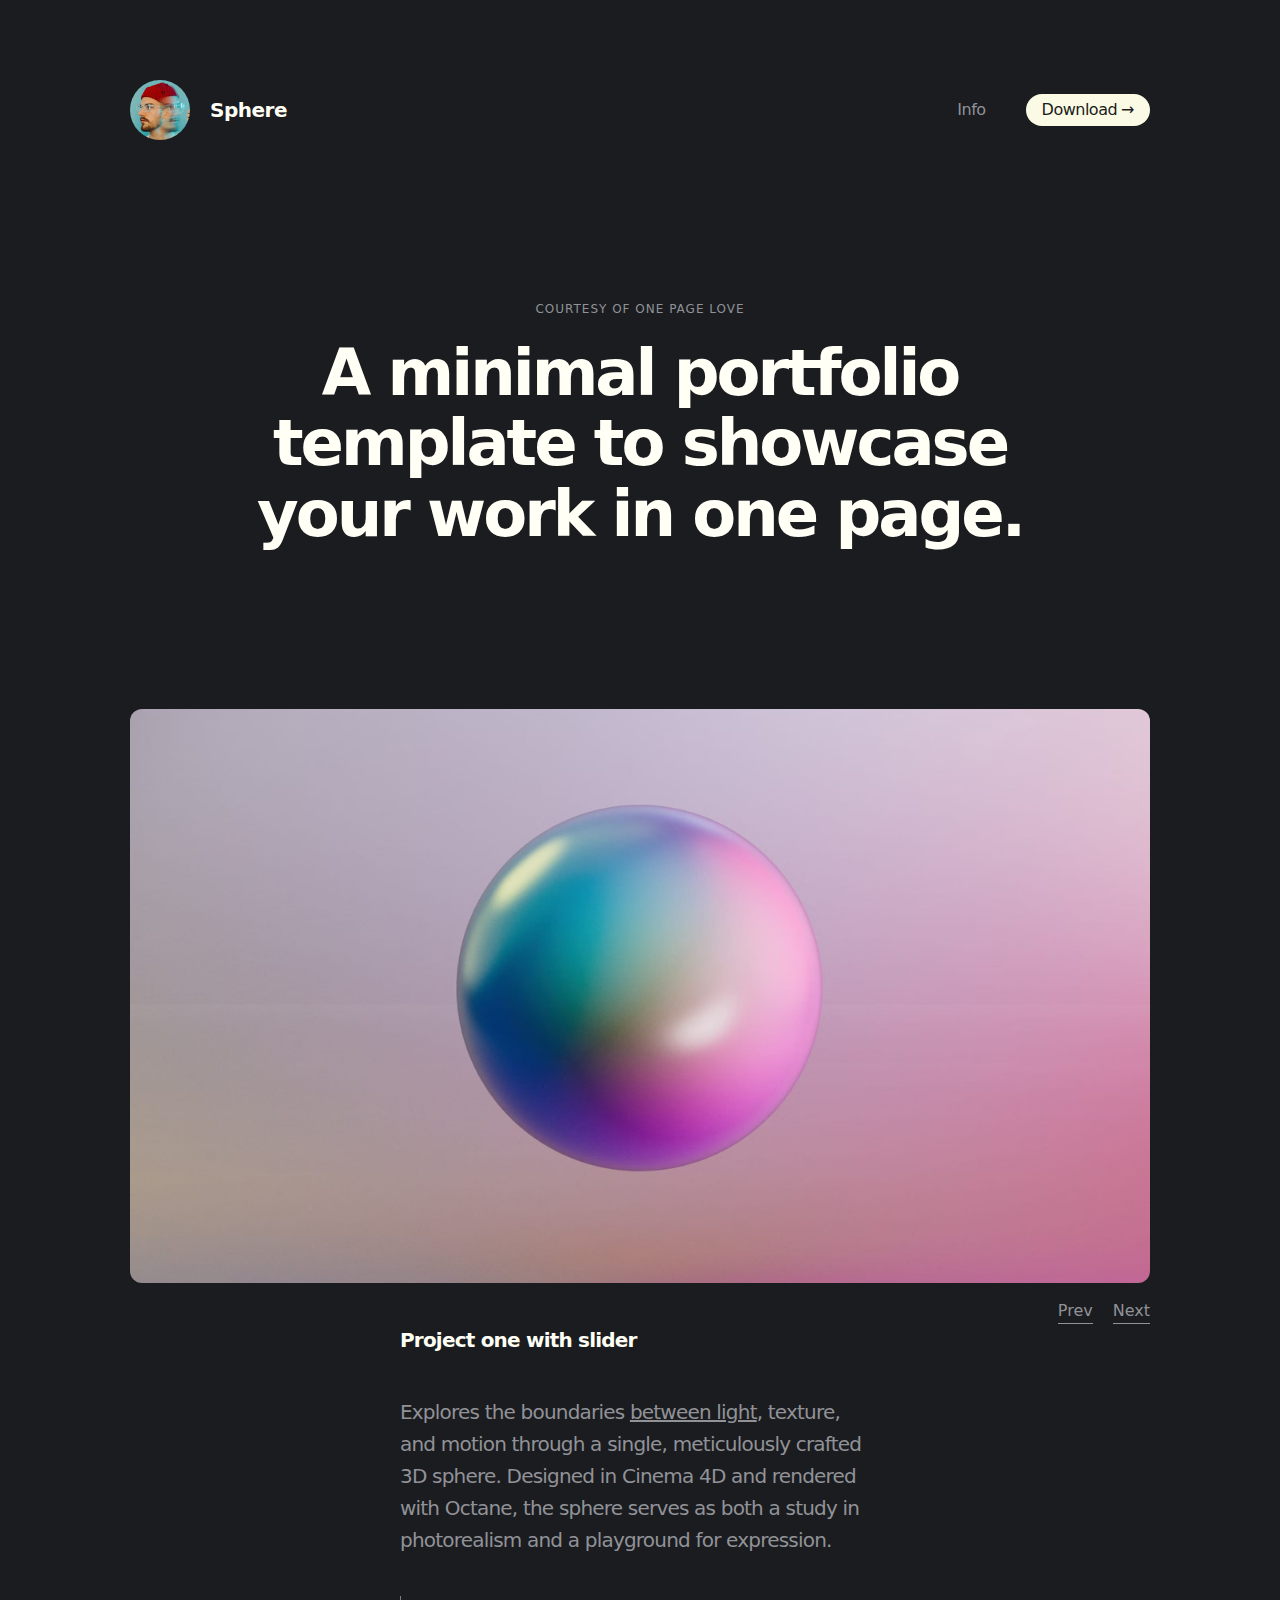
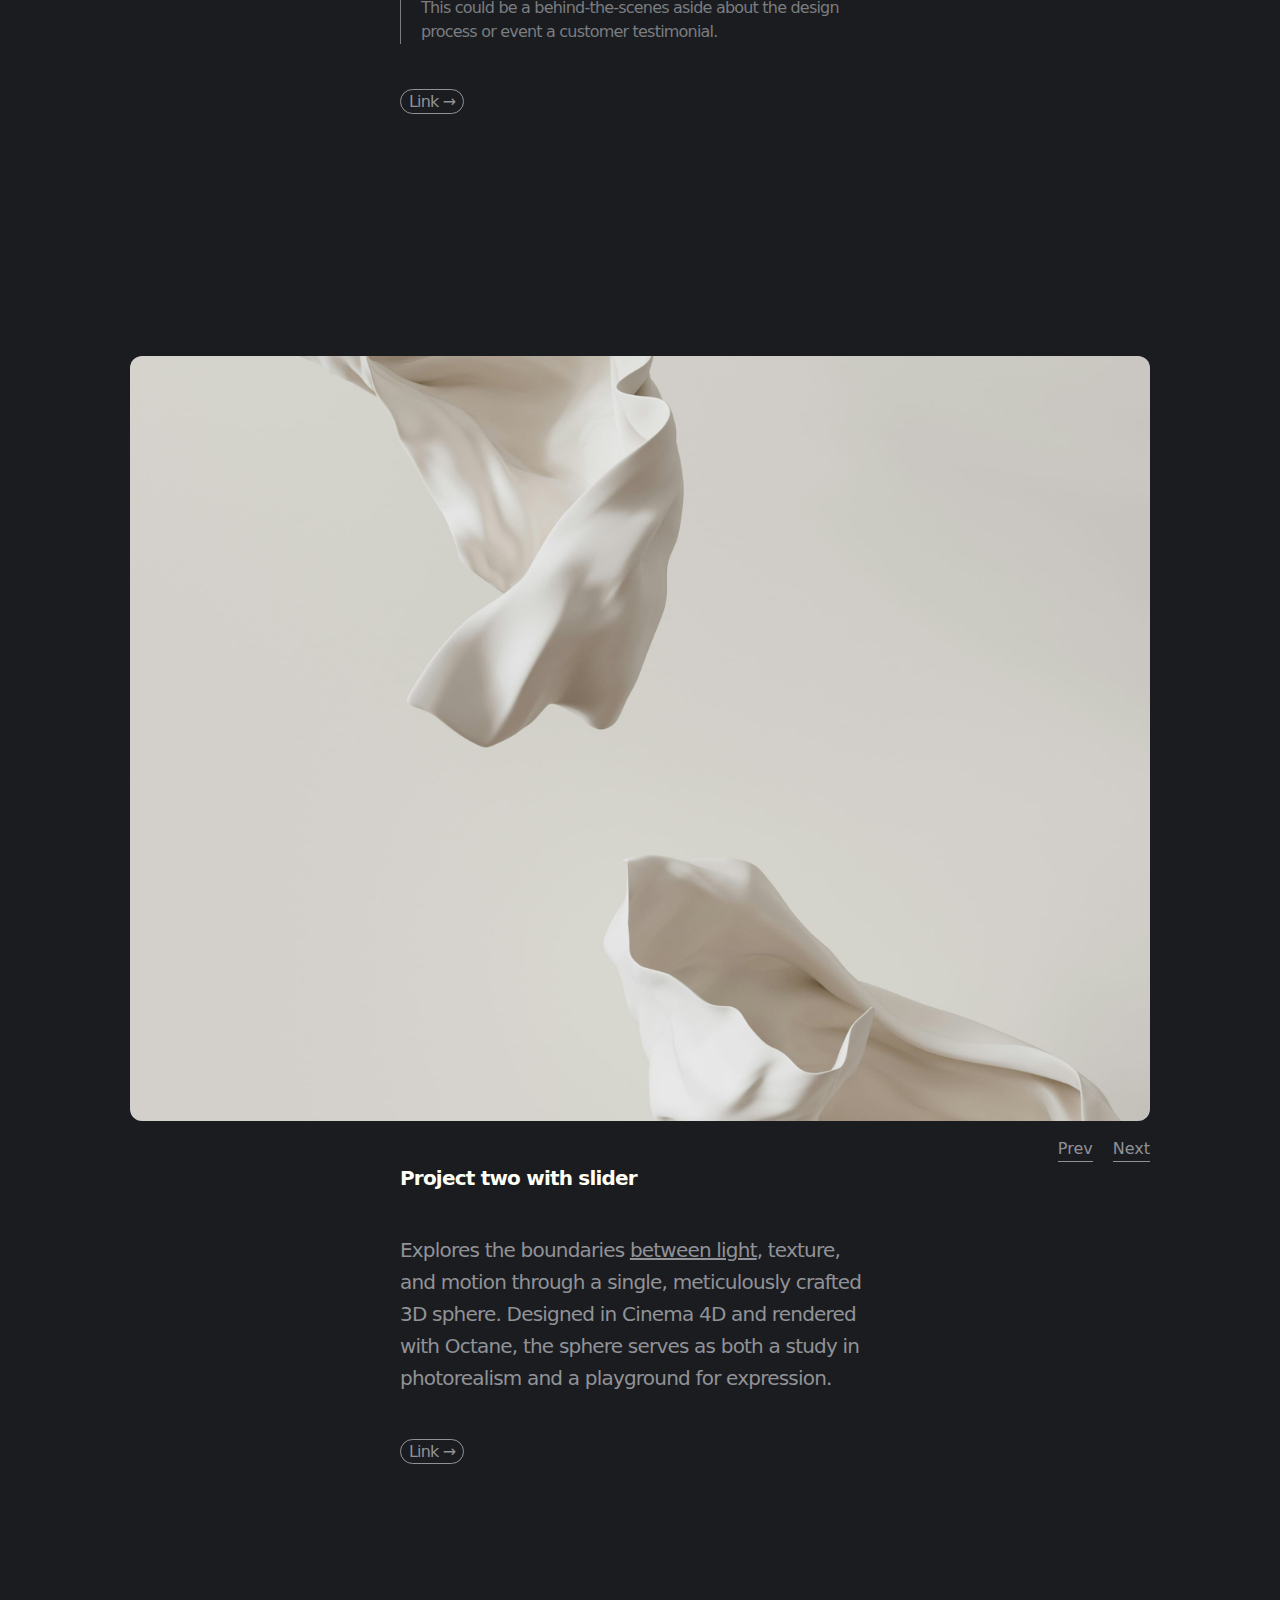
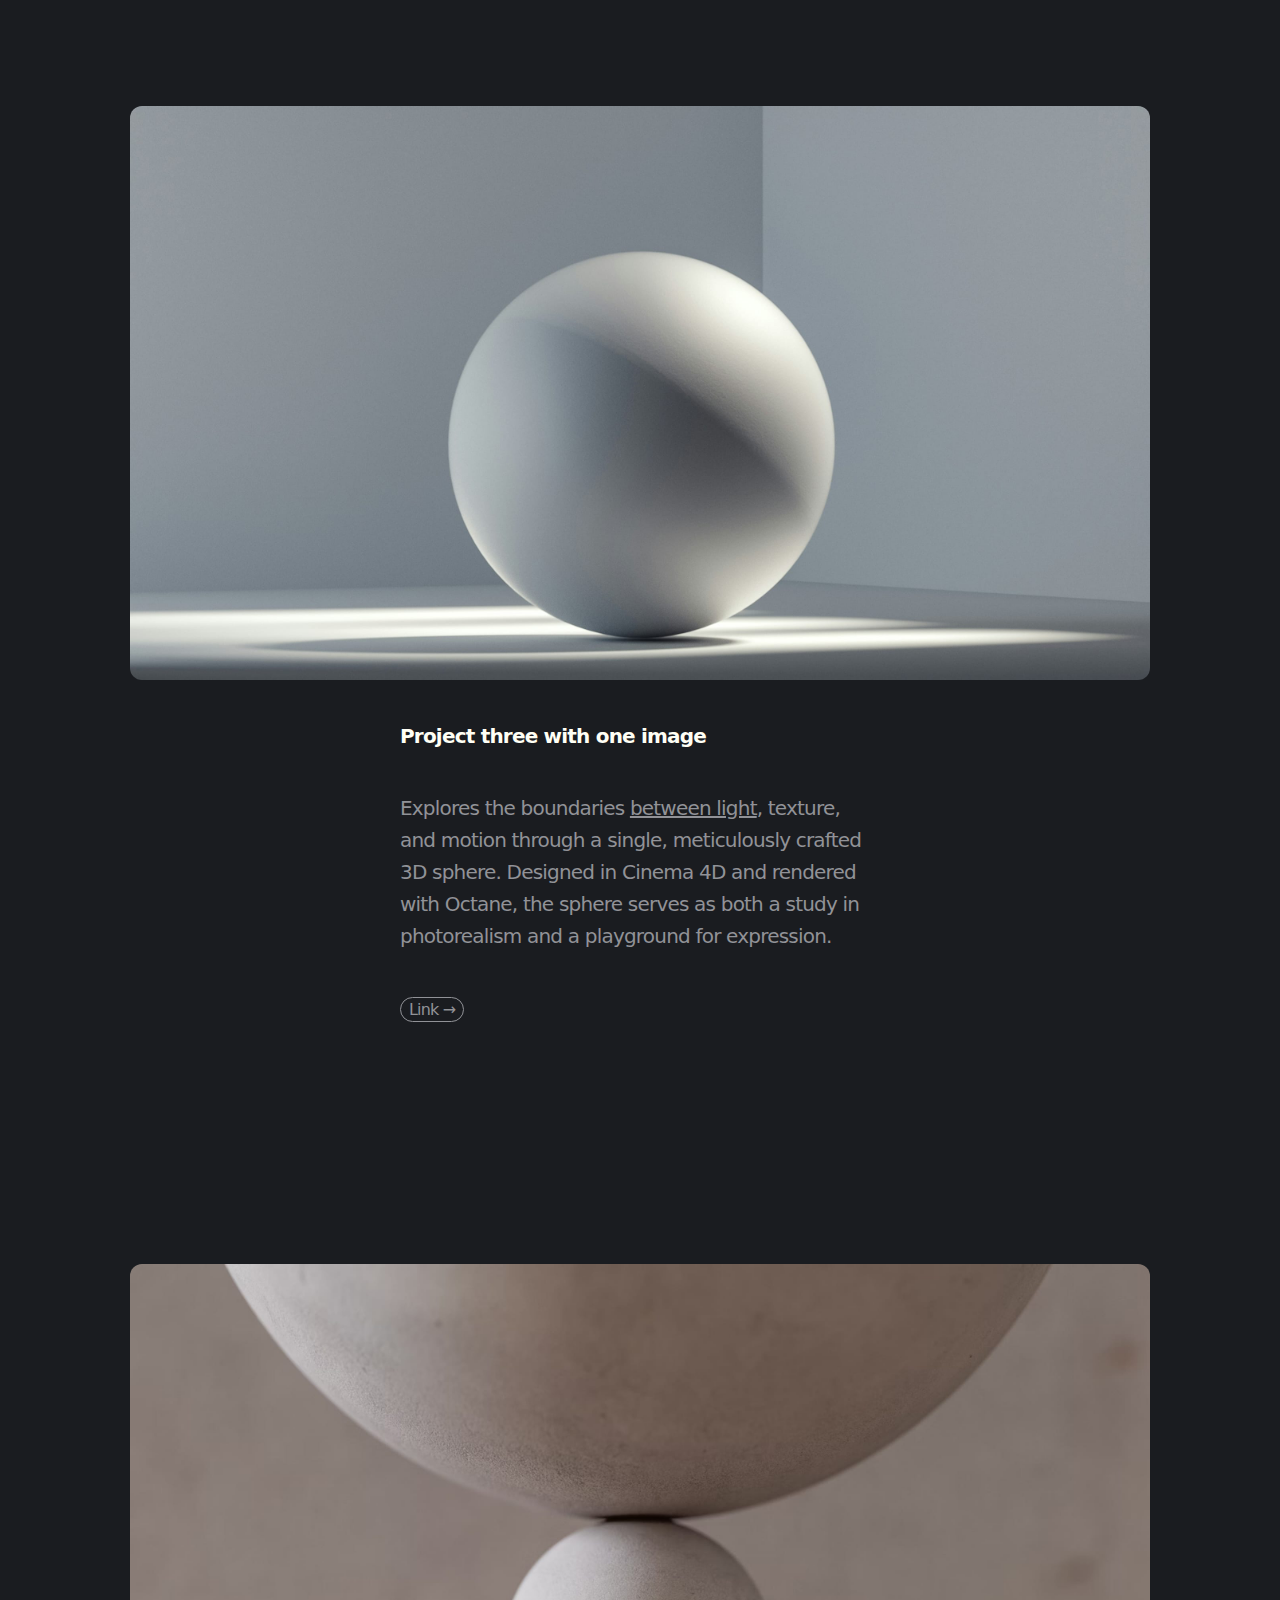
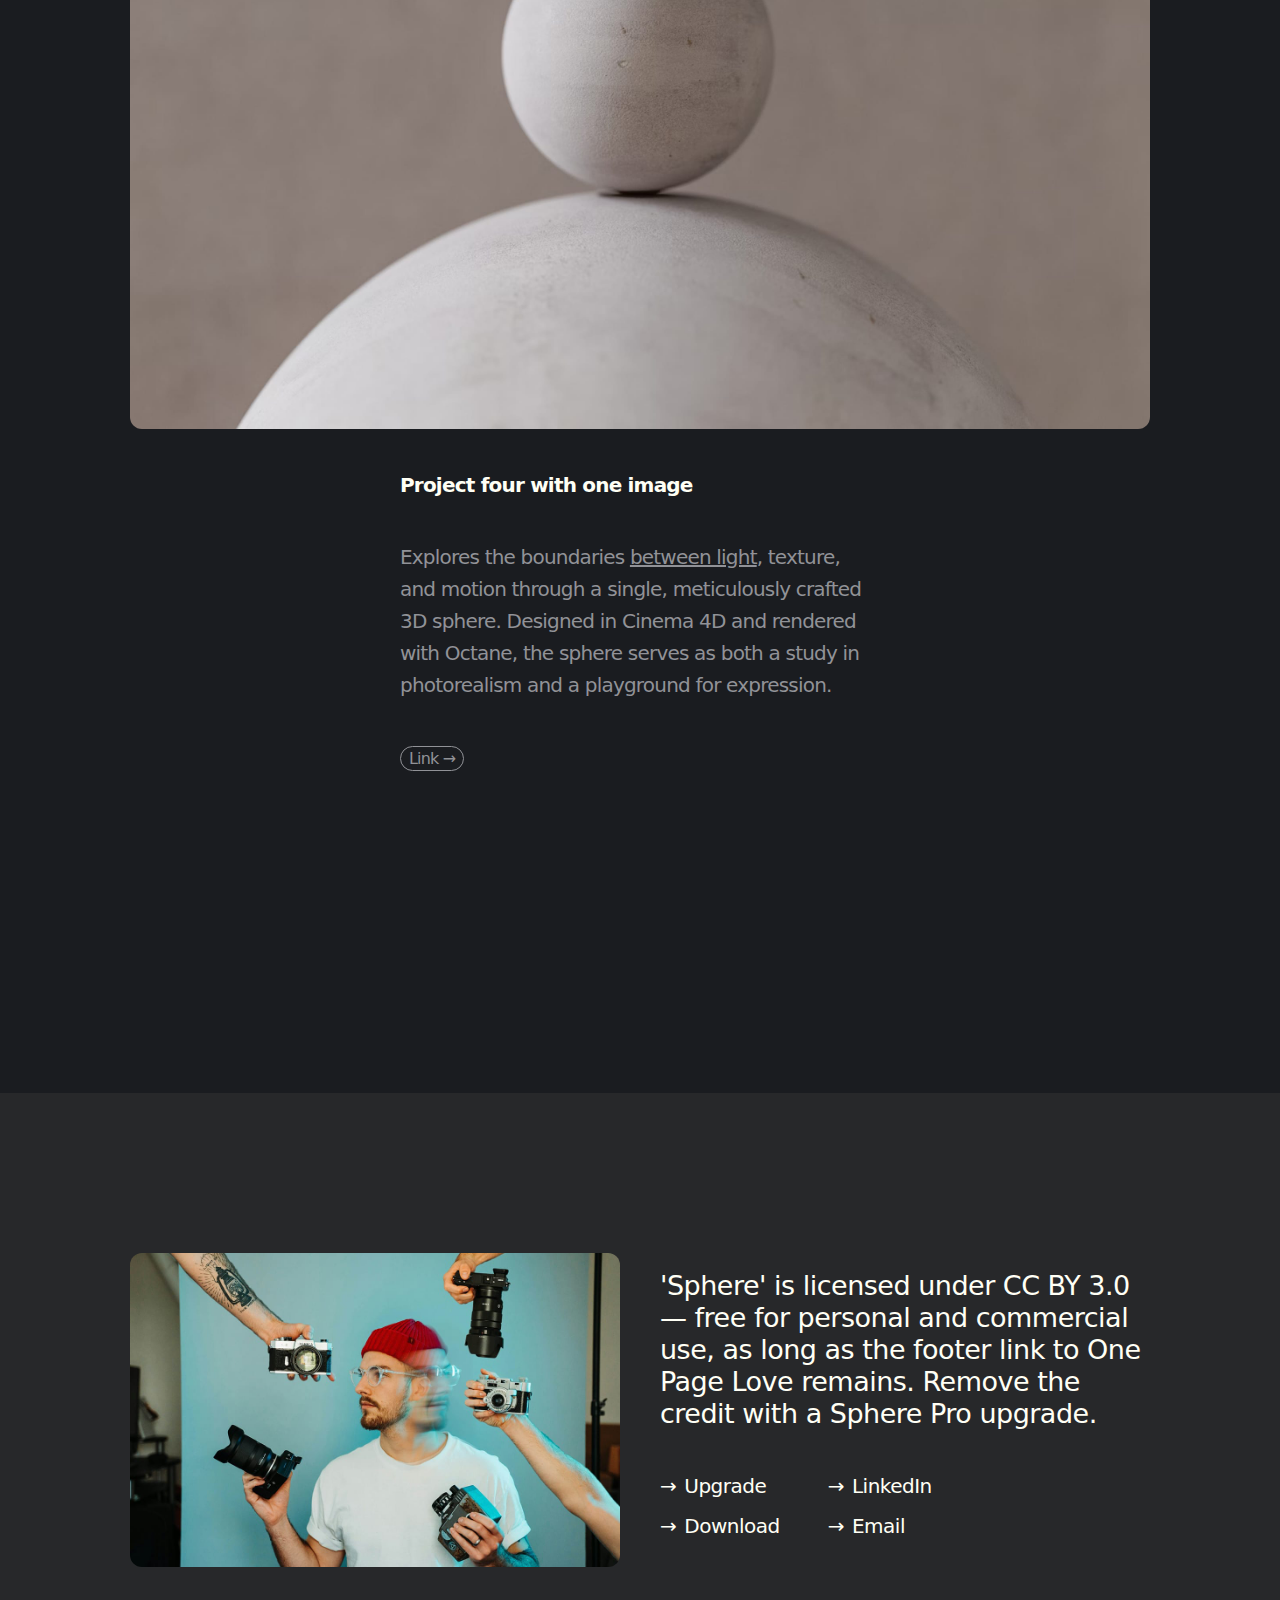
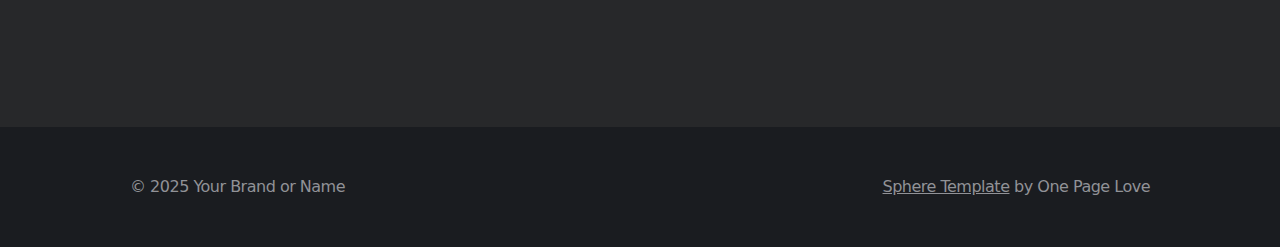
<file: sphere.html>
<!doctype html>
<html lang="en">
<head>
<meta charset="utf-8" />
<meta name="viewport" content="width=device-width, initial-scale=1" />

<!-- SEO -->  
<title>Sphere - One Page Portfolio Template</title>
<meta name="description" content="A short, clear description of your portfolio or service (max ~155 characters)." />
<link rel="canonical" href="https://yourdomain.com/" />
<meta name="robots" content="index,follow" />

<!-- Favicon -->   
<link rel="icon" href="./assets/img/global/favicon.ico" sizes="any" />

<!-- Socials -->
<meta property="og:title" content="Portfolio — Your Name" />
<meta property="og:description" content="Short, shareable summary." />
<meta property="og:type" content="website" />
<meta property="og:url" content="https://yourdomain.com" />
<meta property="og:image" content="./assets/img/og-image.jpg" />
<meta name="twitter:card" content="summary_large_image" />

<!-- Styles + JS -->    
<link rel="preload" href="./assets/css/styles.css?v=0.8" as="style" />
<link rel="stylesheet" href="./assets/css/colors.css?v=0.8" /> 
<link rel="stylesheet" href="./assets/css/styles.css?v=0.8" />  
<script defer src="./assets/js/siema.min.js?v=0.8"></script>
<script defer src="./assets/js/main.js?v=0.8"></script>

</head>
<body class="scheme-midnight">

<header class="top">
  <div class="top__left">
    <img class="top__avatar" src="./assets/img/global/avatar.jpg" alt="Name" />
    <span class="top__brand">Sphere</span>
  </div>
  <nav class="top__right">
  	<div class="links">
	    <a href="#about" class="top__link">Info</a>
    </div>
    <a href="https://onepagelove.com/sphere" class="top__cta">Download <span class="arrow">→</span></a>
  </nav>
</header>
<section class="hero">
  <div class="boxed">
    <span class="eyebrow">Courtesy of One Page Love</span>
    <h1 class="overview">A minimal portfolio template to showcase your work in one page.</h1>
  </div>
</section>

<!-- Portfolio start -->
<section> 
  <div class="boxed">

    <!-- Project start -->
    <div class="slider-group">
      <div class="siema-wrapper"> 
        <div class="siema" data-slider="sphere-1">
          <div><img src="./assets/img/portfolio/sphere-01.jpg" alt="Slide alt text" /></div>
          <div><img src="./assets/img/portfolio/sphere-01b.jpg" alt="Slide alt text" /></div>
          <div><img src="./assets/img/portfolio/sphere-01c.jpg" alt="Slide alt text" /></div>        
        </div>   
      </div>
      <span class="slider-controls">
        <button class="prev" aria-label="Previous slide">Prev</button>
        <button class="next" aria-label="Next slide">Next</button> 
      </span> 
    </div>
    <h2 class="slider-heading">Project one with slider</h2>
    <p>Explores the boundaries <a href="https://onepagelove.com/sphere">between light</a>, texture, and motion through a single, meticulously crafted 3D sphere. Designed in Cinema 4D and rendered with Octane, the sphere serves as both a study in photorealism and a playground for expression.</p>
   <blockquote><p>This could be a behind-the-scenes aside about the design process or event a customer testimonial.</p></blockquote>      
    <p><a href="https://onepagelove.com/sphere" class="cta-project" title="Visit custom link">Link →</a></p>
    <hr />

    <!-- Project start -->
    <div class="slider-group">
      <div class="siema-wrapper"> 
        <div class="siema" data-slider="sphere-2">
          <div><img src="./assets/img/portfolio/sphere-03.jpg" alt="Slide alt text" /></div>
          <div><img src="./assets/img/portfolio/sphere-03b.jpg" alt="Slide alt text" /></div>
          <div><img src="./assets/img/portfolio/sphere-03c.jpg" alt="Slide alt text" /></div>         
        </div>  
      </div> 
      <span class="slider-controls">
        <button class="prev" aria-label="Previous slide">Prev</button>
        <button class="next" aria-label="Next slide">Next</button> 
      </span> 
    </div>
    <h2 class="slider-heading">Project two with slider</h2>   
    <p>Explores the boundaries <a href="https://onepagelove.com/sphere">between light</a>, texture, and motion through a single, meticulously crafted 3D sphere. Designed in Cinema 4D and rendered with Octane, the sphere serves as both a study in photorealism and a playground for expression.</p>
    <p><a href="https://onepagelove.com/sphere" class="cta-project" title="Visit custom link">Link →</a></p>
    <hr />

    <!-- Project start -->
    <img src="./assets/img/portfolio/sphere-02.jpg" alt="Image alt text" />
    <h2>Project three with one image</h2>   
    <p>Explores the boundaries <a href="https://onepagelove.com/sphere">between light</a>, texture, and motion through a single, meticulously crafted 3D sphere. Designed in Cinema 4D and rendered with Octane, the sphere serves as both a study in photorealism and a playground for expression.</p>
    <p><a href="https://onepagelove.com/sphere" class="cta-project" title="Visit custom link">Link →</a></p>
    <hr />

    <!-- Project start -->
    <img src="./assets/img/portfolio/sphere-04.jpg" alt="Image alt text" />
    <h2>Project four with one image</h2>
    <p>Explores the boundaries <a href="https://onepagelove.com/sphere">between light</a>, texture, and motion through a single, meticulously crafted 3D sphere. Designed in Cinema 4D and rendered with Octane, the sphere serves as both a study in photorealism and a playground for expression.</p> 
    <p><a href="https://onepagelove.com/sphere" class="cta-project" title="Visit custom link">Link →</a></p>
    <hr />   

  </div>
</section>
<!-- Portfolio end -->

<section class="bg-alt"> 
  <div class="bio-section">
      <div class="bio-image" id="about">
        <img src="./assets/img/global/author.jpg" alt="Author" />
      </div>
      <div class="bio-text">
        <p>
          'Sphere' is licensed under CC BY 3.0 — free for personal and commercial use, as long as the footer link to One Page Love remains. Remove the credit with a Sphere Pro upgrade.
        </p>
        <div class="bio-links">
          <ul>      
            <li><a href="https://onepagelove.com/go/sphere-upgrade">Upgrade</a></li>
            <li><a href="https://onepagelove.com/sphere">Download</a></li>              
          </ul>
          <ul>
            <li><a href="https://onepagelove.com/sphere">LinkedIn</a></li>
            <li><a href="https://onepagelove.com/sphere">Email</a></li>
          </ul>
        </div>
      </div>
    </div>
</section>
<footer class="site-footer">
  <p class="footer-left">© 2025 Your Brand or Name</p>
  <p class="footer-right">
    <a href="https://onepagelove.com/sphere">Sphere Template</a> by One Page Love
  </p>
</footer>
</body>
</html>
</file>
<file: assets/css/colors.css>
body.scheme-midnight{background-color:#1a1c20;color:#fffff5}body.scheme-midnight ::selection{background:#fffff5;color:#1a1c20;text-shadow:none}body.scheme-midnight section.bg-alt,body.scheme-midnight .testimonial{background-color:#27282a}body.scheme-midnight a.cta-project:hover{border-color:#fffff5}body.scheme-midnight blockquote,body.scheme-midnight hr,body.scheme-midnight .slider-controls button,body.scheme-midnight a.cta-project{border-color:#919297}body.scheme-midnight blockquote{border-color:#7b7d80}body.scheme-midnight .top__brand,body.scheme-midnight div.boxed p a:hover,body.scheme-midnight .testimonial figcaption strong,body.scheme-midnight .top__link:hover,body.scheme-midnight .bio-text p,body.scheme-midnight .bio-links a,body.scheme-midnight a.cta-project:hover{color:#fffff5}body.scheme-midnight .links a,body.scheme-midnight .eyebrow,body.scheme-midnight p,body.scheme-midnight pre code,body.scheme-midnight del,body.scheme-midnight .slider-controls,body.scheme-midnight .testimonial,body.scheme-midnight .testimonial p,body.scheme-midnight .site-footer,body.scheme-midnight .site-footer a,body.scheme-midnight a.cta-project{color:#919297}body.scheme-midnight .testimonial figcaption,body.scheme-midnight blockquote,body.scheme-midnight blockquote p,body.scheme-midnight blockquote a{color:#7b7d80}body.scheme-midnight .top__cta{background-color:#fbfbe5;color:#1a1c20}body.scheme-midnight .top__cta a{color:#1a1c20}body.scheme-daylight{background-color:#fffff5;color:#1a1c20}body.scheme-daylight ::selection{background:#1a1c20;color:#fffff5;text-shadow:none}body.scheme-daylight section.bg-alt,body.scheme-daylight .testimonial{background-color:#fbfbe5}body.scheme-daylight a.cta-project:hover{border-color:#1a1c20}body.scheme-daylight blockquote,body.scheme-daylight hr,body.scheme-daylight .slider-controls button,body.scheme-daylight a.cta-project{border-color:#919297}body.scheme-daylight blockquote{border-color:#7b7d80}body.scheme-daylight .top__brand,body.scheme-daylight div.boxed p a:hover,body.scheme-daylight .testimonial figcaption strong,body.scheme-daylight .top__link:hover,body.scheme-daylight .bio-text p,body.scheme-daylight .bio-links a,body.scheme-daylight a.cta-project:hover{color:#1a1c20}body.scheme-daylight .links a,body.scheme-daylight .eyebrow,body.scheme-daylight p,body.scheme-daylight pre code,body.scheme-daylight del,body.scheme-daylight .slider-controls,body.scheme-daylight .testimonial,body.scheme-daylight .testimonial p,body.scheme-daylight .site-footer,body.scheme-daylight .site-footer a,body.scheme-daylight a.cta-project{color:#919297}body.scheme-daylight .testimonial figcaption,body.scheme-daylight blockquote,body.scheme-daylight blockquote p,body.scheme-daylight blockquote a{color:#7b7d80}body.scheme-daylight .top__cta{background-color:#27282a;color:#fffff5}body.scheme-daylight .top__cta a{color:#fffff5}body.scheme-ocean{background-color:#0b1a37;color:#fffff5}body.scheme-ocean ::selection{background:#fffff5;color:#0b1a37;text-shadow:none}body.scheme-ocean section.bg-alt,body.scheme-ocean .testimonial{background-color:#13264b}body.scheme-ocean a.cta-project:hover{border-color:#fffff5}body.scheme-ocean blockquote,body.scheme-ocean hr,body.scheme-ocean .slider-controls button,body.scheme-ocean a.cta-project{border-color:#949aa8}body.scheme-ocean blockquote{border-color:#818eac}body.scheme-ocean .top__brand,body.scheme-ocean div.boxed p a:hover,body.scheme-ocean .testimonial figcaption strong,body.scheme-ocean .top__link:hover,body.scheme-ocean .bio-text p,body.scheme-ocean .bio-links a,body.scheme-ocean a.cta-project:hover{color:#fffff5}body.scheme-ocean .links a,body.scheme-ocean .eyebrow,body.scheme-ocean p,body.scheme-ocean pre code,body.scheme-ocean del,body.scheme-ocean .slider-controls,body.scheme-ocean .testimonial,body.scheme-ocean .testimonial p,body.scheme-ocean .site-footer,body.scheme-ocean .site-footer a,body.scheme-ocean a.cta-project{color:#949aa8}body.scheme-ocean .testimonial figcaption,body.scheme-ocean blockquote,body.scheme-ocean blockquote p,body.scheme-ocean blockquote a{color:#818eac}body.scheme-ocean .top__cta{background-color:#fbfbe5;color:#0b1a37}body.scheme-ocean .top__cta a{color:#0b1a37}body.scheme-forest{background-color:#194f27;color:#fffff5}body.scheme-forest ::selection{background:#fffff5;color:#194f27;text-shadow:none}body.scheme-forest section.bg-alt,body.scheme-forest .testimonial{background-color:#1e572d}body.scheme-forest a.cta-project:hover{border-color:#fffff5}body.scheme-forest blockquote,body.scheme-forest hr,body.scheme-forest .slider-controls button,body.scheme-forest a.cta-project{border-color:#a2ad8c}body.scheme-forest blockquote{border-color:#829263}body.scheme-forest .top__brand,body.scheme-forest div.boxed p a:hover,body.scheme-forest .testimonial figcaption strong,body.scheme-forest .top__link:hover,body.scheme-forest .bio-text p,body.scheme-forest .bio-links a,body.scheme-forest a.cta-project:hover{color:#fffff5}body.scheme-forest .links a,body.scheme-forest .eyebrow,body.scheme-forest p,body.scheme-forest pre code,body.scheme-forest del,body.scheme-forest .slider-controls,body.scheme-forest .testimonial,body.scheme-forest .testimonial p,body.scheme-forest .site-footer,body.scheme-forest .site-footer a,body.scheme-forest a.cta-project{color:#a2ad8c}body.scheme-forest .testimonial figcaption,body.scheme-forest blockquote,body.scheme-forest blockquote p,body.scheme-forest blockquote a{color:#829263}body.scheme-forest .top__cta{background-color:#fbfbe5;color:#194f27}body.scheme-forest .top__cta a{color:#194f27}
</file>
<file: assets/css/styles.css>
@charset "UTF-8";
/* ------------------------------------------------------------------------------- */
/* Reset */
/* ------------------------------------------------------------------------------- */
*,
*::before,
*::after {
  box-sizing: border-box;
  margin: 0;
  padding: 0;
}

html {
  line-height: 1.5;
  -webkit-text-size-adjust: 100%;
  scroll-behavior: smooth;
  color: #000;
}

body {
  text-rendering: optimizeSpeed;
  font-family: inherit;
  font-size: 100%;
  line-height: inherit;
  min-height: 100vh;
  -webkit-tap-highlight-color: rgba(0, 0, 0, 0);
}

img,
picture,
video,
canvas,
svg {
  display: block;
  max-width: 100%;
  height: auto;
}

input,
button,
textarea,
select {
  font: inherit;
  color: inherit;
  background: none;
  border: none;
  outline: none;
}

ul,
ol {
  list-style: none;
}

a {
  color: inherit;
  text-decoration: none;
}

table {
  border-collapse: collapse;
  width: 100%;
}

body {
  -webkit-font-smoothing: antialiased;
  -moz-osx-font-smoothing: grayscale;
  text-rendering: optimizeLegibility;
}

body {
  font-family: "Inter", system-ui, -apple-system, BlinkMacSystemFont, "Segoe UI", sans-serif, "Apple Color Emoji", "Segoe UI Emoji";
  line-height: 1.5;
  letter-spacing: -0.5px;
  font-style: normal;
  font-weight: 400;
}

.bio-section, .site-footer, section, .top {
  padding-top: 80px;
  padding-bottom: 80px;
}
@media (max-width: 600px) {
  .bio-section, .site-footer, section, .top {
    padding-top: 40px;
    padding-bottom: 40px;
  }
}

.bio-section, .site-footer, div.boxed, .eyebrow, .top {
  width: 100%;
  max-width: 1020px;
  margin-left: auto;
  margin-right: auto;
}
@media (max-width: 1100px) {
  .bio-section, .site-footer, div.boxed, .eyebrow, .top {
    width: calc(100% - 80px);
  }
}
.overview {
  width: 100%;
  max-width: 800px;
  margin-left: auto;
  margin-right: auto;
}

.testimonial, div.boxed blockquote, div.boxed p,
div.boxed h2 {
  width: 100%;
  max-width: 480px;
  margin-left: auto;
  margin-right: auto;
}

/* ------------------------------------------------------------------------------- */
/* Global styles */
/* ------------------------------------------------------------------------------- */
html {
  font-size: 16px;
  scroll-behavior: smooth;
  box-sizing: border-box;
}
@media (max-width: 600px) {
  html {
    font-size: 14px;
  }
}

body {
  padding: 0;
  margin: 0;
  -webkit-tap-highlight-color: rgba(0, 0, 0, 0);
}

*, *::before, *::after {
  box-sizing: inherit;
}

img {
  max-width: 100%;
  height: auto;
  border-radius: 12px;
}

a img {
  vertical-align: top;
}

p {
  margin: 0 0 10px 0;
}

li {
  list-style: none;
}

*:focus {
  outline: 2px solid transparent;
  outline-offset: 2px;
}

hr {
  border: none;
  height: 1px;
  display: block;
  margin: 40px 0;
  border-bottom: 2px dotted;
}

b, strong {
  font-style: normal;
  font-weight: 600;
}

del {
  text-decoration: line-through;
}

blockquote {
  margin: 40px 0 40px 0;
  padding: 0 20px 0 20px;
  border-left: 1px solid;
}
blockquote a {
  text-decoration: underline;
}

i, em {
  font-style: italic;
}

pre code {
  display: block;
  padding: 20px;
  overflow: hidden;
  margin-bottom: 20px;
}

textarea,
input,
button,
select {
  border-radius: 0;
  appearance: none;
  -webkit-appearance: none;
  -moz-appearance: none;
}

/* ------------------------------------------------------------------------------- */
/* Header (logo + nav) */
/* ------------------------------------------------------------------------------- */
.top {
  display: flex;
  justify-content: space-between;
  align-items: center;
}
.top__left {
  display: flex;
  align-items: center;
  gap: 20px;
}
.top__avatar {
  width: 60px;
  height: 60px;
  border-radius: 50%;
  object-fit: cover;
}
@media (max-width: 600px) {
  .top__avatar {
    width: 40px;
    height: 40px;
  }
}
.top__brand {
  font-size: 1.25rem;
  font-weight: bold;
}
.top__right {
  display: flex;
  align-items: center;
  gap: 40px;
}
@media (max-width: 600px) {
  .top__right {
    gap: 20px;
  }
}
.top .links {
  display: flex;
  align-items: center;
  gap: 40px;
}
.top__link {
  font-size: 1rem;
  text-decoration: none;
  transition: color 0.2s ease-in, border-color 0.2s ease-in;
}
.top__link:hover {
  transition: color 0.1s ease-out, border-color 0.1s ease-out;
}
.top__cta {
  padding: 4px 16px;
  border-radius: 999px;
  font-size: 1rem;
  text-decoration: none;
  display: inline-flex;
  transition: color 0.3s;
}
.top__cta .arrow {
  display: inline-block;
  transition: transform 0.3s ease;
  margin-left: 0.25em;
}
.top__cta:hover .arrow {
  transform: translateX(3px);
}

/* ------------------------------------------------------------------------------- */
/* Intros with big type */
/* ------------------------------------------------------------------------------- */
.eyebrow {
  display: block;
  margin-bottom: 20px;
  text-transform: uppercase;
  font-size: 12px;
  letter-spacing: 1px;
  text-align: center;
}
@media (max-width: 600px) {
  .eyebrow {
    text-align: left;
    margin-left: 0;
  }
}

.overview {
  font-size: 4rem;
  letter-spacing: -0.1875rem;
  line-height: 4.4rem;
  text-align: center;
}
@media (max-width: 600px) {
  .overview {
    text-align: left;
    font-size: 3.2rem;
    letter-spacing: -0.0375rem;
    line-height: 3.52rem;
  }
}

/* ------------------------------------------------------------------------------- */
/* Page sections */
/* ------------------------------------------------------------------------------- */
section {
  width: 100%;
  margin: 0;
}
section p {
  margin-bottom: 40px;
}
section p a {
  text-decoration: underline;
}
section hr {
  border: none;
  height: 160px;
}
@media (max-width: 600px) {
  section hr {
    height: 80px;
  }
}

div.boxed img {
  width: 100%;
  max-width: 1020px;
  border-radius: 12px;
}
div.boxed p,
div.boxed h2 {
  font-size: 1.25rem;
  letter-spacing: -0.05rem;
  line-height: 2rem;
}
div.boxed h2 {
  margin-top: 40px;
  margin-bottom: 40px;
}
div.boxed blockquote {
  font-size: 1rem;
  line-height: 1.5rem;
}
div.boxed blockquote p {
  font-size: 1rem;
  line-height: 1.5rem;
}
div.boxed p a {
  transition: color 0.2s ease-in, border-color 0.2s ease-in;
}
div.boxed p a:hover {
  transition: color 0.1s ease-out, border-color 0.1s ease-out;
}

/* ------------------------------------------------------------------------------- */
/* Footers */
/* ------------------------------------------------------------------------------- */
.site-footer {
  display: flex;
  justify-content: space-between;
  align-items: center;
  padding: 40px 0;
  font-size: 1rem;
  flex-wrap: wrap;
}

.site-footer a {
  text-decoration: underline;
}

.site-footer a:hover {
  text-decoration: underline;
}

.footer-left,
.footer-right {
  margin: 0.5rem 0;
}

/* ------------------------------------------------------------------------------- */
/* Portfolios */
/* ------------------------------------------------------------------------------- */
.siema-wrapper {
  border-radius: 12px;
  overflow: hidden;
  line-height: 0;
}

.siema {
  margin: 0;
  display: flex;
}
.siema > div {
  flex-shrink: 0;
  width: 100%;
  display: flex;
  align-items: flex-start;
}
.siema img {
  display: block;
  vertical-align: top;
  width: 100%;
  height: auto;
  margin: 0;
  border-radius: 0 !important;
}

.slider-controls {
  font-size: 1rem;
  letter-spacing: -0.1rem;
  line-height: 1.5rem;
  display: flex;
  justify-content: flex-end;
  gap: 20px;
  margin-top: 16px;
}
.slider-controls button {
  cursor: pointer;
  border-bottom: 1px solid;
}

div.boxed .slider-heading {
  margin-top: 0;
}

a.cta-project {
  font-size: 1rem;
  line-height: 1rem;
  text-decoration: none;
  border: 1px solid;
  border-radius: 999px;
  padding: 2px 8px;
  transition: color 0.2s ease-in, border-color 0.2s ease-in;
}
a.cta-project:hover {
  transition: color 0.1s ease-out, border-color 0.1s ease-out;
}

/* ------------------------------------------------------------------------------- */
/* Testimonials */
/* ------------------------------------------------------------------------------- */
.testimonial {
  border-radius: 12px;
  padding: 80px 40px;
  text-align: center;
  margin-bottom: 40px;
}
.testimonial blockquote {
  border-left: none;
  font-family: "Inter", system-ui, -apple-system, BlinkMacSystemFont, "Segoe UI", sans-serif, "Apple Color Emoji", "Segoe UI Emoji";
  font-size: 1rem;
  line-height: 2rem;
  margin: 0 0 2rem;
  font-style: normal;
  quotes: "“" "”" "‘" "’";
}
.testimonial blockquote p {
  font-size: 1rem;
  line-height: 1.5rem;
}
.testimonial blockquote p::before {
  content: open-quote;
}
.testimonial blockquote p::after {
  content: close-quote;
}
.testimonial figcaption {
  font-size: 1rem;
}
.testimonial figcaption strong {
  font-weight: normal;
}
/* ------------------------------------------------------------------------------- */
/* Bios, Info, About section */
/* ------------------------------------------------------------------------------- */
.bio-section {
  display: flex;
  align-items: center;
  justify-content: center;
  gap: 40px;
  flex-wrap: wrap;
}

.bio-image {
  width: 100%;
}
@media (min-width: 1100px) {
  .bio-image {
    width: 48%;
  }
}
.bio-image img {
  width: 100%;
  border-radius: 12px;
}

.bio-text {
  width: 100%;
  font-size: 1.6875rem;
  line-height: 2rem;
}
@media (min-width: 1100px) {
  .bio-text {
    width: 48%;
  }
}

.highlight {
  text-decoration: underline;
}

.bio-links {
  display: flex;
  gap: 3rem;
  font-size: 1.25rem;
  line-height: 2rem;
  flex-wrap: wrap;
}
.bio-links ul {
  list-style: none;
  padding: 0;
}
.bio-links ul li {
  margin-bottom: 8px;
}
.bio-links a {
  text-decoration: none;
  position: relative;
}
.bio-links a::before {
  content: "→";
  margin-right: 0.5rem;
  display: inline-block;
  transition: transform 0.3s ease;
}
.bio-links a:hover {
  text-decoration: none;
}
.bio-links a:hover::before {
  transform: translateX(3px);
}
</file>
